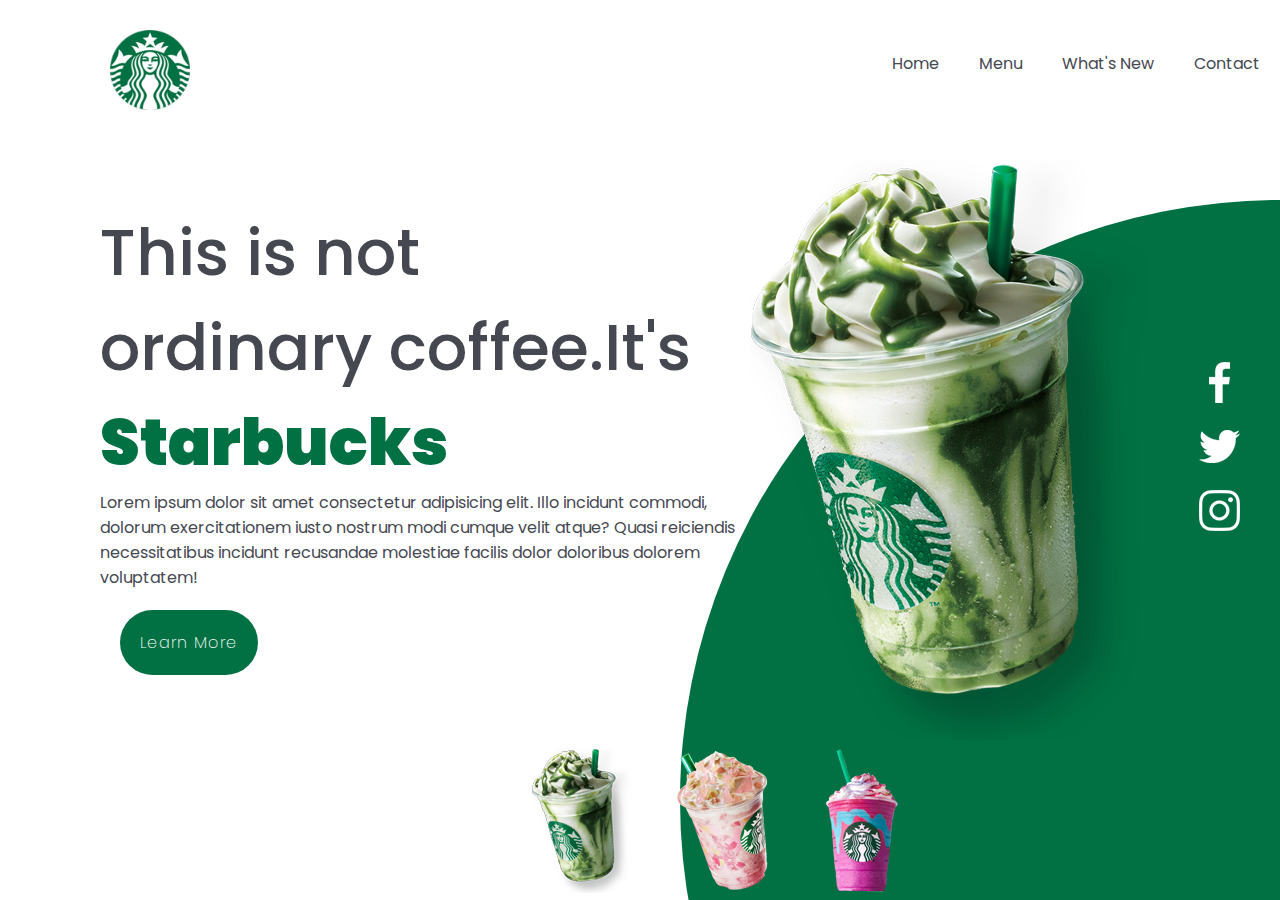
<file: Starbucks Solution/Starbucks Solution/index.html>
<!DOCTYPE html>
<html lang="en">

<head>
    <meta charset="UTF-8">
    <meta http-equiv="X-UA-Compatible" content="IE=edge">
    <meta name="viewport" content="width=device-width, initial-scale=1.0">
    <title>Starbucks Cloning Project 2 </title>
    <link rel="stylesheet" href="style.css">
</head>

<body>
    <section>
       <div class="circle"></div>
        <!-- MY HEADER SECTION CODE HERE  -->
        <header>
            <a href="#"><img src="images/logo.png" class="logo"></a>
            <ul>
                <li><a href="#">Home</a></li>
                <li><a href="#">Menu</a></li>
                <li><a href="#">What's New</a></li>
                <li><a href="#">Contact</a></li>
            </ul>
        </header>

<!-- This is for my main content -->
        <div class="content">
            <div class="textBox">
                <h2>This is not <br>ordinary coffee.It's <br><span>Starbucks</span></h2>
                <p>Lorem ipsum dolor sit amet consectetur adipisicing elit. Illo incidunt commodi, dolorum
                    exercitationem iusto nostrum modi cumque velit atque? Quasi reiciendis necessitatibus incidunt
                    recusandae molestiae facilis dolor doloribus dolorem voluptatem!</p>
                <a href="#">Learn More</a>
            </div>

            <!-- For Main BIG STARBUCKS Image -->
          <div class="imgBox">
               <img src="images/img1.png" class="starbucks" >
          </div>
        </div>

           <!-- THIS IS MY THUMBNAIL CODE -->
              
           <!-- li*4>img -->
       <ul class="thumb">
         <li><img src="images/thumb1.png" onclick="imgSlider('images/img1.png') ;changecircleColor('#017143')"></li>
         <li><img src="images/thumb2.png" onclick="imgSlider('images/img2.png');changecircleColor('#eb7495')"></li>
         <li><img src="images/thumb3.png"onclick="imgSlider('images/img3.png');changecircleColor('#d752b1')" ></li>
       </ul>

<!-- THIS IS SOCIAL MEDIA ICONS CODE  -->
<ul class="socialmedia">
    <li><a href="#"><img src="images/facebook.png" ></a></li>
    <li><a href="#"><img src="images/twitter.png" ></a></li>
    <li><a href="#"><img src="images/instagram.png" ></a></li>
  </ul>

    </section>

<script type="text/javascript">

function imgSlider(anything){
 
    document.querySelector('.starbucks').src=anything;
}
function changecircleColor(color){
 
    const circle =document.querySelector('.circle');
circle.style.background=color;
}
</script>

</body>
</html>
</file>
<file: Starbucks Solution/Starbucks Solution/style.css>
@import url('https://fonts.googleapis.com/css?family=Poppins:200,300,400,500,600,700,800,900&display=swap');


*{
margin:0;
padding:0;
box-sizing: border-box;
font-family:'Poppins',sans-serif;
}
section{
    position: relative;
    width:100%;
    padding:100px;
    min-height: 100vh;
    display: flex;
    justify-content: space-between;
    align-items: center;
    background: #fff;
}

header
{
    position:absolute;
    top:0;
    left:0;
    width:100%;
    padding:20px;
    display: flex;
    justify-content: space-between;
    align-items: center;
}
header .logo{
    position: relative;
    max-width: 80px;
    left:90px;
    top:10px;
}
header ul{

position: relative;
display: flex;
}

header ul li{
    list-style: none;

}
header ul li a{
    display: inline-block;
    color: #454851;
    font-weight: 400;
    margin-left:40px;
    text-decoration: none;
}
.content {
position:relative;
width:100%;
display: flex;
justify-content: space-around;
align-items: center;

}
.content .textBox{
    position: relative;
    max-width:'300px';
}

.content .textBox h2{
    color: #454851;
    font-size:4em;
    line-height: 1 rem;
    font-weight: 500;
}
.content .textBox h2 span{
    color: #017143;
    font-size:1em;
    line-height: 1 rem;
    font-weight: 900;
}
.content .textBox p
{
    color:#454851;
}

.content .textBox a{
  display: inline-block;
  margin:20px;
  padding: 20px;
  background-color: #017143;
  color:#fff;
  border-radius: 40px;
  font-weight:200;
  letter-spacing: 1px;
  text-decoration: none;
}

.content .imgBox{
    display: flex;
    justify-content: flex-end ;
    padding-right: 30px;
}

.content .imgBox img{

    max-width: 400px;
}

.thumb{

    position:absolute;
    display:flex;
    left:30px;
    left:40%;
   bottom:0;
}

.thumb li{

    list-style-type: none;
    display: inline-block;
    margin: 0 20px;
    cursor: pointer;
}
.thumb li :hover{
    transform: translateY(-20px);
}

.thumb li img{
    max-width:100px;
}
.socialmedia{
    position:absolute;
    display:flex;
    justify-content: center;
    align-items: center;
    flex-direction: column;
    top:50%;
    right:30px;
    transform: translateY(-50%);
    
}
.socialmedia li {
    list-style: none;
    padding: 10px;
}
.socialmedia li a{
    display: inline-block;
    margin:10 px 0;
    filter:invert(1);
}
.circle{
    position:absolute;
    top:0;
    left:0;
    width:100%;
    height:100%;
    background-color: #017143;
    clip-path: circle(600px at right 800px );
}
</file>
